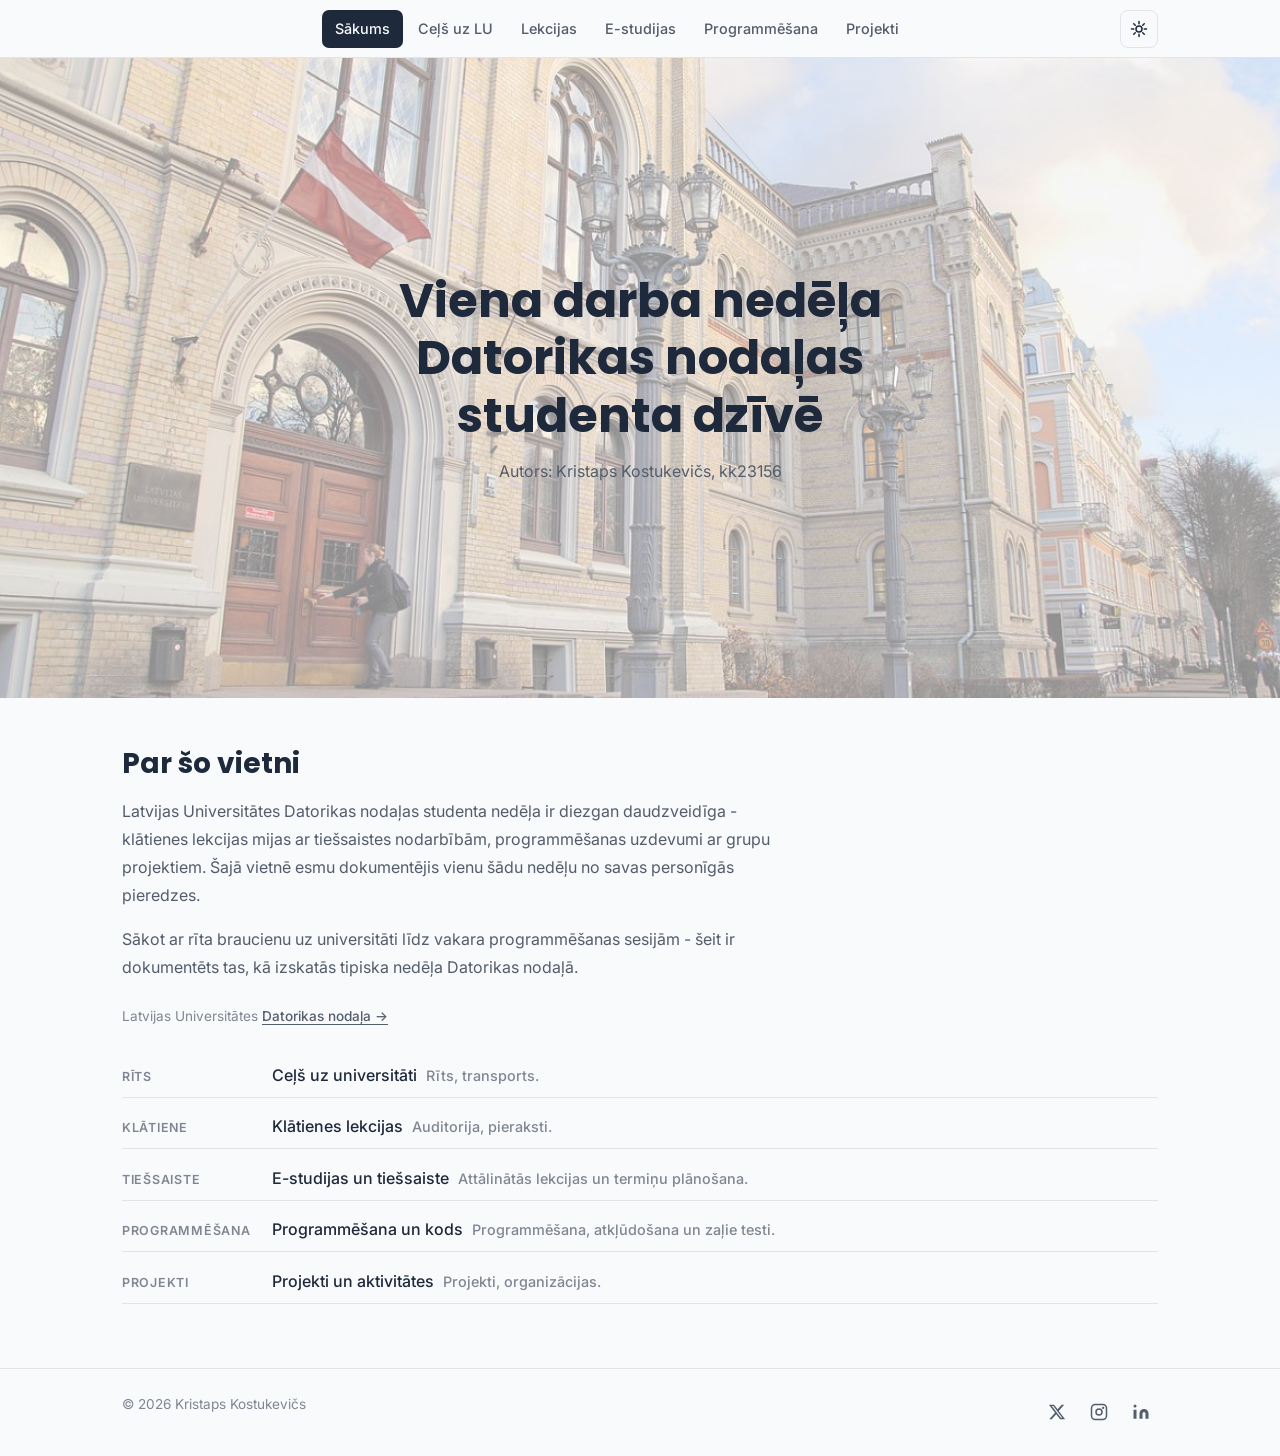
<file: index.html>
<!DOCTYPE html>
<html lang="lv" data-theme="light">
<head>
  <meta charset="UTF-8">
  <meta name="viewport" content="width=device-width, initial-scale=1.0">
  <title>Viena darba nedēļa Datorikas nodaļas studenta dzīvē</title>
  <meta name="description" content="Kristapa Kostukeviča patstāvīgais darbs par vienu darba nedēļu Datorikas nodaļas studenta dzīvē.">
  <meta name="author" content="Kristaps Kostukevičs">
  <link rel="icon" type="image/svg+xml" href="assets/favicon.svg">
  <link rel="stylesheet" href="css/style.css">
  <script src="js/main.js"></script>
</head>
<body>
  <a class="skip-link" href="#main">Pāriet uz galveno saturu</a>

  <header class="site-header">
    <nav class="nav" aria-label="Galvenā navigācija">
      <button class="nav-toggle" aria-label="Atvērt izvēlni" aria-expanded="false" aria-controls="primary-nav">
        <svg viewBox="0 0 24 24" fill="none" stroke="currentColor" stroke-width="2" stroke-linecap="round"><path d="M4 6h16M4 12h16M4 18h16"/></svg>
      </button>
      <ul class="nav-links" id="primary-nav">
        <li><a href="index.html" aria-current="page">Sākums</a></li>
        <li><a href="cels.html">Ceļš uz LU</a></li>
        <li><a href="lekcijas.html">Lekcijas</a></li>
        <li><a href="estudijas.html">E-studijas</a></li>
        <li><a href="programmesana.html">Programmēšana</a></li>
        <li><a href="projekti.html">Projekti</a></li>
      </ul>
      <button class="theme-toggle" aria-label="Ieslēgt tumšo režīmu" aria-pressed="false">
        <svg class="icon-sun" viewBox="0 0 24 24" fill="none" stroke="currentColor" stroke-width="2" stroke-linecap="round" aria-hidden="true">
          <circle cx="12" cy="12" r="4"/><path d="M12 2v3M12 19v3M2 12h3M19 12h3M5 5l2 2M17 17l2 2M19 5l-2 2M7 17l-2 2"/>
        </svg>
        <svg class="icon-moon" viewBox="0 0 24 24" fill="currentColor" aria-hidden="true">
          <path d="M21 12.8A9 9 0 1 1 11.2 3a7 7 0 0 0 9.8 9.8z"/>
        </svg>
      </button>
    </nav>
  </header>

  <main id="main">

    <section class="hero" aria-label="Ievads">
      <figure class="img-slot" aria-label="Noskaņas attēls">
        <img src="assets/sakums-1.jpg" alt="Latvijas Universitātes galvenā ēka Raiņa bulvārī ar Latvijas karogu">
      </figure>
      <div class="hero-overlay">
        <h1>Viena darba nedēļa Datorikas nodaļas studenta dzīvē</h1>
        <p>Autors: Kristaps Kostukevičs, kk23156</p>
      </div>
    </section>

    <section class="page-section">
      <div class="container">
        <div class="section-title">
          <h2>Par šo vietni</h2>
        </div>
        <div class="section-body">
          <p>Latvijas Universitātes Datorikas nodaļas studenta nedēļa ir diezgan daudzveidīga - klātienes lekcijas mijas ar tiešsaistes nodarbībām, programmēšanas uzdevumi ar grupu projektiem. Šajā vietnē esmu dokumentējis vienu šādu nedēļu no savas personīgās pieredzes.</p>
          <p>Sākot ar rīta braucienu uz universitāti līdz vakara programmēšanas sesijām - šeit ir dokumentēts tas, kā izskatās tipiska nedēļa Datorikas nodaļā.</p>
        </div>

        <p class="dept-link">Latvijas Universitātes <a href="https://datoriki.lv" target="_blank" rel="noopener">Datorikas nodaļa →</a></p>

        <ul class="day-list" aria-label="Nedēļas dienas">
          <li>
            <a href="cels.html">
              <span class="day-num">Rīts</span>
              <span class="day-name">Ceļš uz universitāti</span>
              <span class="day-desc">Rīts, transports.</span>
            </a>
          </li>
          <li>
            <a href="lekcijas.html">
              <span class="day-num">Klātiene</span>
              <span class="day-name">Klātienes lekcijas</span>
              <span class="day-desc">Auditorija, pieraksti.</span>
            </a>
          </li>
          <li>
            <a href="estudijas.html">
              <span class="day-num">Tiešsaiste</span>
              <span class="day-name">E-studijas un tiešsaiste</span>
              <span class="day-desc">Attālinātās lekcijas un termiņu plānošana.</span>
            </a>
          </li>
          <li>
            <a href="programmesana.html">
              <span class="day-num">Programmēšana</span>
              <span class="day-name">Programmēšana un kods</span>
              <span class="day-desc">Programmēšana, atkļūdošana un zaļie testi.</span>
            </a>
          </li>
          <li>
            <a href="projekti.html">
              <span class="day-num">Projekti</span>
              <span class="day-name">Projekti un aktivitātes</span>
              <span class="day-desc">Projekti, organizācijas.</span>
            </a>
          </li>
        </ul>
      </div>
    </section>

  </main>

  <footer class="site-footer">
    <div class="container footer-inner">
      <p class="footer-copy">© 2026 Kristaps Kostukevičs</p>
      <nav class="social-icons" aria-label="Sociālie tīkli">
        <a href="https://x.com/kristapinoooooo" target="_blank" rel="noopener" aria-label="X (Twitter)">
          <svg viewBox="0 0 24 24" fill="currentColor" aria-hidden="true"><path d="M18.244 2.25h3.308l-7.227 8.26 8.502 11.24H16.17l-5.214-6.817L4.99 21.75H1.68l7.73-8.835L1.254 2.25H8.08l4.713 6.231zm-1.161 17.52h1.833L7.084 4.126H5.117z"/></svg>
        </a>
        <a href="https://www.instagram.com/kristapinooo" target="_blank" rel="noopener" aria-label="Instagram">
          <svg viewBox="0 0 24 24" fill="none" stroke="currentColor" stroke-width="2" stroke-linecap="round" stroke-linejoin="round" aria-hidden="true"><rect x="2" y="2" width="20" height="20" rx="5"/><circle cx="12" cy="12" r="4"/><circle cx="17.5" cy="6.5" r="1.5" fill="currentColor" stroke="none"/></svg>
        </a>
        <a href="https://www.linkedin.com/in/kristaps-kostukevi%C4%8Ds-b44981300?trk=blended-typeahead" target="_blank" rel="noopener" aria-label="LinkedIn">
          <svg viewBox="0 0 24 24" fill="currentColor" aria-hidden="true"><path d="M16 8a6 6 0 0 1 6 6v7h-4v-7a2 2 0 0 0-4 0v7h-4v-7a6 6 0 0 1 6-6z"/><rect x="2" y="9" width="4" height="12"/><circle cx="4" cy="4" r="2"/></svg>
        </a>
      </nav>
    </div>
  </footer>
</body>
</html>
</file>
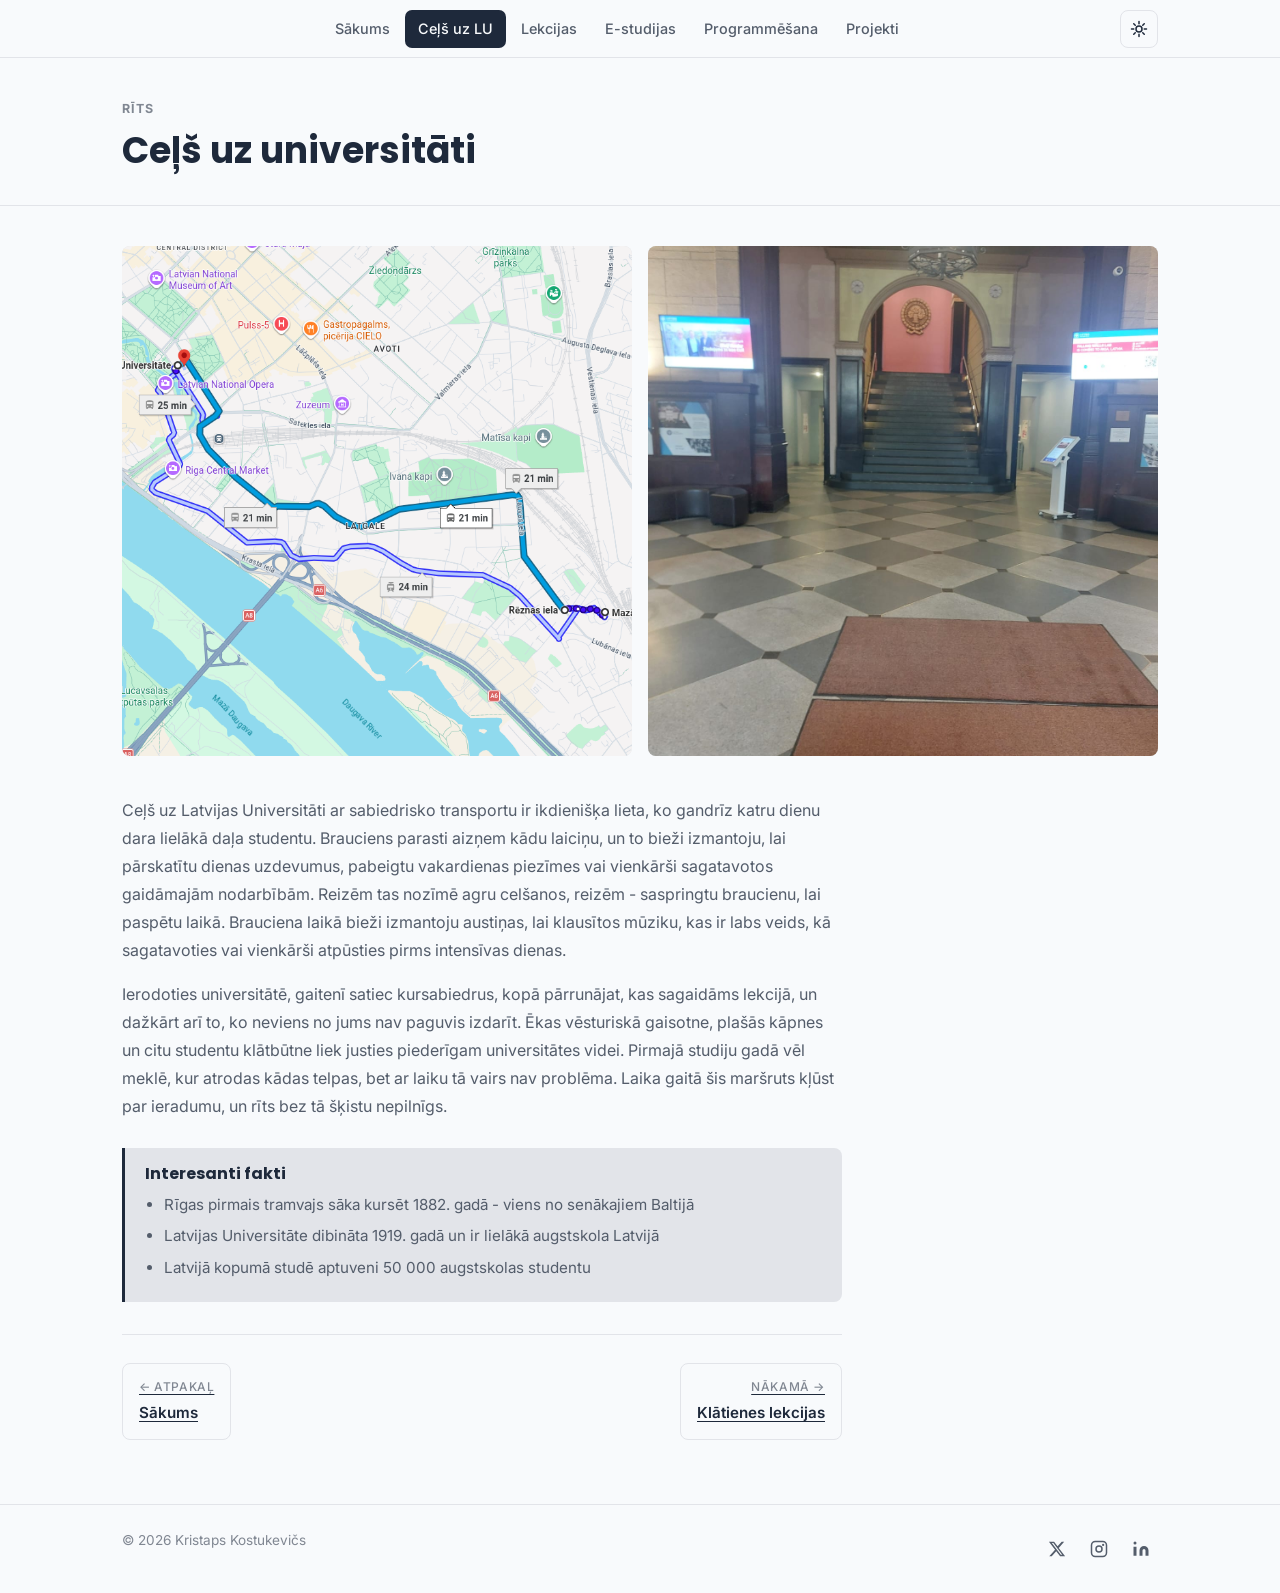
<file: cels.html>
<!DOCTYPE html>
<html lang="lv" data-theme="light">
<head>
  <meta charset="UTF-8">
  <meta name="viewport" content="width=device-width, initial-scale=1.0">
  <title>Ceļš uz universitāti</title>
  <meta name="description" content="Ceļš uz universitāti: rīta celšanās, sabiedriskais transports un pirmā kafija pirms lekcijām.">
  <meta name="author" content="Kristaps Kostukevičs">
  <link rel="icon" type="image/svg+xml" href="assets/favicon.svg">
  <link rel="stylesheet" href="css/style.css">
  <script src="js/main.js"></script>
</head>
<body>
  <a class="skip-link" href="#main">Pāriet uz galveno saturu</a>

  <header class="site-header">
    <nav class="nav" aria-label="Galvenā navigācija">
      <button class="nav-toggle" aria-label="Atvērt izvēlni" aria-expanded="false" aria-controls="primary-nav">
        <svg viewBox="0 0 24 24" fill="none" stroke="currentColor" stroke-width="2" stroke-linecap="round"><path d="M4 6h16M4 12h16M4 18h16"/></svg>
      </button>
      <ul class="nav-links" id="primary-nav">
        <li><a href="index.html">Sākums</a></li>
        <li><a href="cels.html" aria-current="page">Ceļš uz LU</a></li>
        <li><a href="lekcijas.html">Lekcijas</a></li>
        <li><a href="estudijas.html">E-studijas</a></li>
        <li><a href="programmesana.html">Programmēšana</a></li>
        <li><a href="projekti.html">Projekti</a></li>
      </ul>
      <button class="theme-toggle" aria-label="Ieslēgt tumšo režīmu" aria-pressed="false">
        <svg class="icon-sun" viewBox="0 0 24 24" fill="none" stroke="currentColor" stroke-width="2" stroke-linecap="round" aria-hidden="true"><circle cx="12" cy="12" r="4"/><path d="M12 2v3M12 19v3M2 12h3M19 12h3M5 5l2 2M17 17l2 2M19 5l-2 2M7 17l-2 2"/></svg>
        <svg class="icon-moon" viewBox="0 0 24 24" fill="currentColor" aria-hidden="true"><path d="M21 12.8A9 9 0 1 1 11.2 3a7 7 0 0 0 9.8 9.8z"/></svg>
      </button>
    </nav>
  </header>

  <main id="main">
    <div class="page-header">
      <div class="container">
        <span class="page-label">Rīts</span>
        <h1>Ceļš uz universitāti</h1>
      </div>
    </div>

    <div class="page-body">
      <div class="container">

        <div class="images-row">
          <figure class="img-slot" aria-label="Google Maps maršruts no dienesta viesnīcas uz Latvijas Universitāti">
            <img src="assets/cels-1.png" alt="Google Maps maršruts no LU dienesta viesnīcas Mazās Lubānas ielā 11 uz Latvijas Universitāti - redzamas sabiedriskā transporta opcijas ar brauciena laiku">
          </figure>
          <figure class="img-slot" aria-label="LU galvenās ēkas vestibils ar kāpnēm">
            <img src="assets/cels-2.jpeg" alt="Latvijas Universitātes galvenās ēkas vestibils ar vēsturiskajām kāpnēm un informatīvajiem ekrāniem">
          </figure>
        </div>

        <article class="article-text">
          <p>Ceļš uz Latvijas Universitāti ar sabiedrisko transportu ir ikdienišķa lieta, ko gandrīz katru dienu dara lielākā daļa studentu. Brauciens parasti aizņem kādu laiciņu, un to bieži izmantoju, lai pārskatītu dienas uzdevumus, pabeigtu vakardienas piezīmes vai vienkārši sagatavotos gaidāmajām nodarbībām. Reizēm tas nozīmē agru celšanos, reizēm - saspringtu braucienu, lai paspētu laikā. Brauciena laikā bieži izmantoju austiņas, lai klausītos mūziku, kas ir labs veids, kā sagatavoties vai vienkārši atpūsties pirms intensīvas dienas.</p>

          <p>Ierodoties universitātē, gaitenī satiec kursabiedrus, kopā pārrunājat, kas sagaidāms lekcijā, un dažkārt arī to, ko neviens no jums nav paguvis izdarīt. Ēkas vēsturiskā gaisotne, plašās kāpnes un citu studentu klātbūtne liek justies piederīgam universitātes videi. Pirmajā studiju gadā vēl meklē, kur atrodas kādas telpas, bet ar laiku tā vairs nav problēma. Laika gaitā šis maršruts kļūst par ieradumu, un rīts bez tā šķistu nepilnīgs.</p>

          <div class="fact-box">
            <h3>Interesanti fakti</h3>
            <ul>
              <li>Rīgas pirmais tramvajs sāka kursēt 1882. gadā - viens no senākajiem Baltijā</li>
              <li>Latvijas Universitāte dibināta 1919. gadā un ir lielākā augstskola Latvijā</li>
              <li>Latvijā kopumā studē aptuveni 50 000 augstskolas studentu</li>
            </ul>
          </div>

          <nav class="pager" aria-label="Pārvietošanās starp sadaļām">
            <a class="pager-link prev" href="index.html">
              <span class="pager-label">← Atpakaļ</span>
              <span class="pager-title">Sākums</span>
            </a>
            <a class="pager-link next" href="lekcijas.html">
              <span class="pager-label">Nākamā →</span>
              <span class="pager-title">Klātienes lekcijas</span>
            </a>
          </nav>
        </article>

      </div>
    </div>
  </main>

  <footer class="site-footer">
    <div class="container footer-inner">
      <p class="footer-copy">© 2026 Kristaps Kostukevičs</p>
      <nav class="social-icons" aria-label="Sociālie tīkli">
        <a href="https://x.com/kristapinoooooo" target="_blank" rel="noopener" aria-label="X (Twitter)">
          <svg viewBox="0 0 24 24" fill="currentColor" aria-hidden="true"><path d="M18.244 2.25h3.308l-7.227 8.26 8.502 11.24H16.17l-5.214-6.817L4.99 21.75H1.68l7.73-8.835L1.254 2.25H8.08l4.713 6.231zm-1.161 17.52h1.833L7.084 4.126H5.117z"/></svg>
        </a>
        <a href="https://www.instagram.com/kristapinooo" target="_blank" rel="noopener" aria-label="Instagram">
          <svg viewBox="0 0 24 24" fill="none" stroke="currentColor" stroke-width="2" stroke-linecap="round" stroke-linejoin="round" aria-hidden="true"><rect x="2" y="2" width="20" height="20" rx="5"/><circle cx="12" cy="12" r="4"/><circle cx="17.5" cy="6.5" r="1.5" fill="currentColor" stroke="none"/></svg>
        </a>
        <a href="https://www.linkedin.com/in/kristaps-kostukevi%C4%8Ds-b44981300?trk=blended-typeahead" target="_blank" rel="noopener" aria-label="LinkedIn">
          <svg viewBox="0 0 24 24" fill="currentColor" aria-hidden="true"><path d="M16 8a6 6 0 0 1 6 6v7h-4v-7a2 2 0 0 0-4 0v7h-4v-7a6 6 0 0 1 6-6z"/><rect x="2" y="9" width="4" height="12"/><circle cx="4" cy="4" r="2"/></svg>
        </a>
      </nav>
    </div>
  </footer>
</body>
</html>
</file>
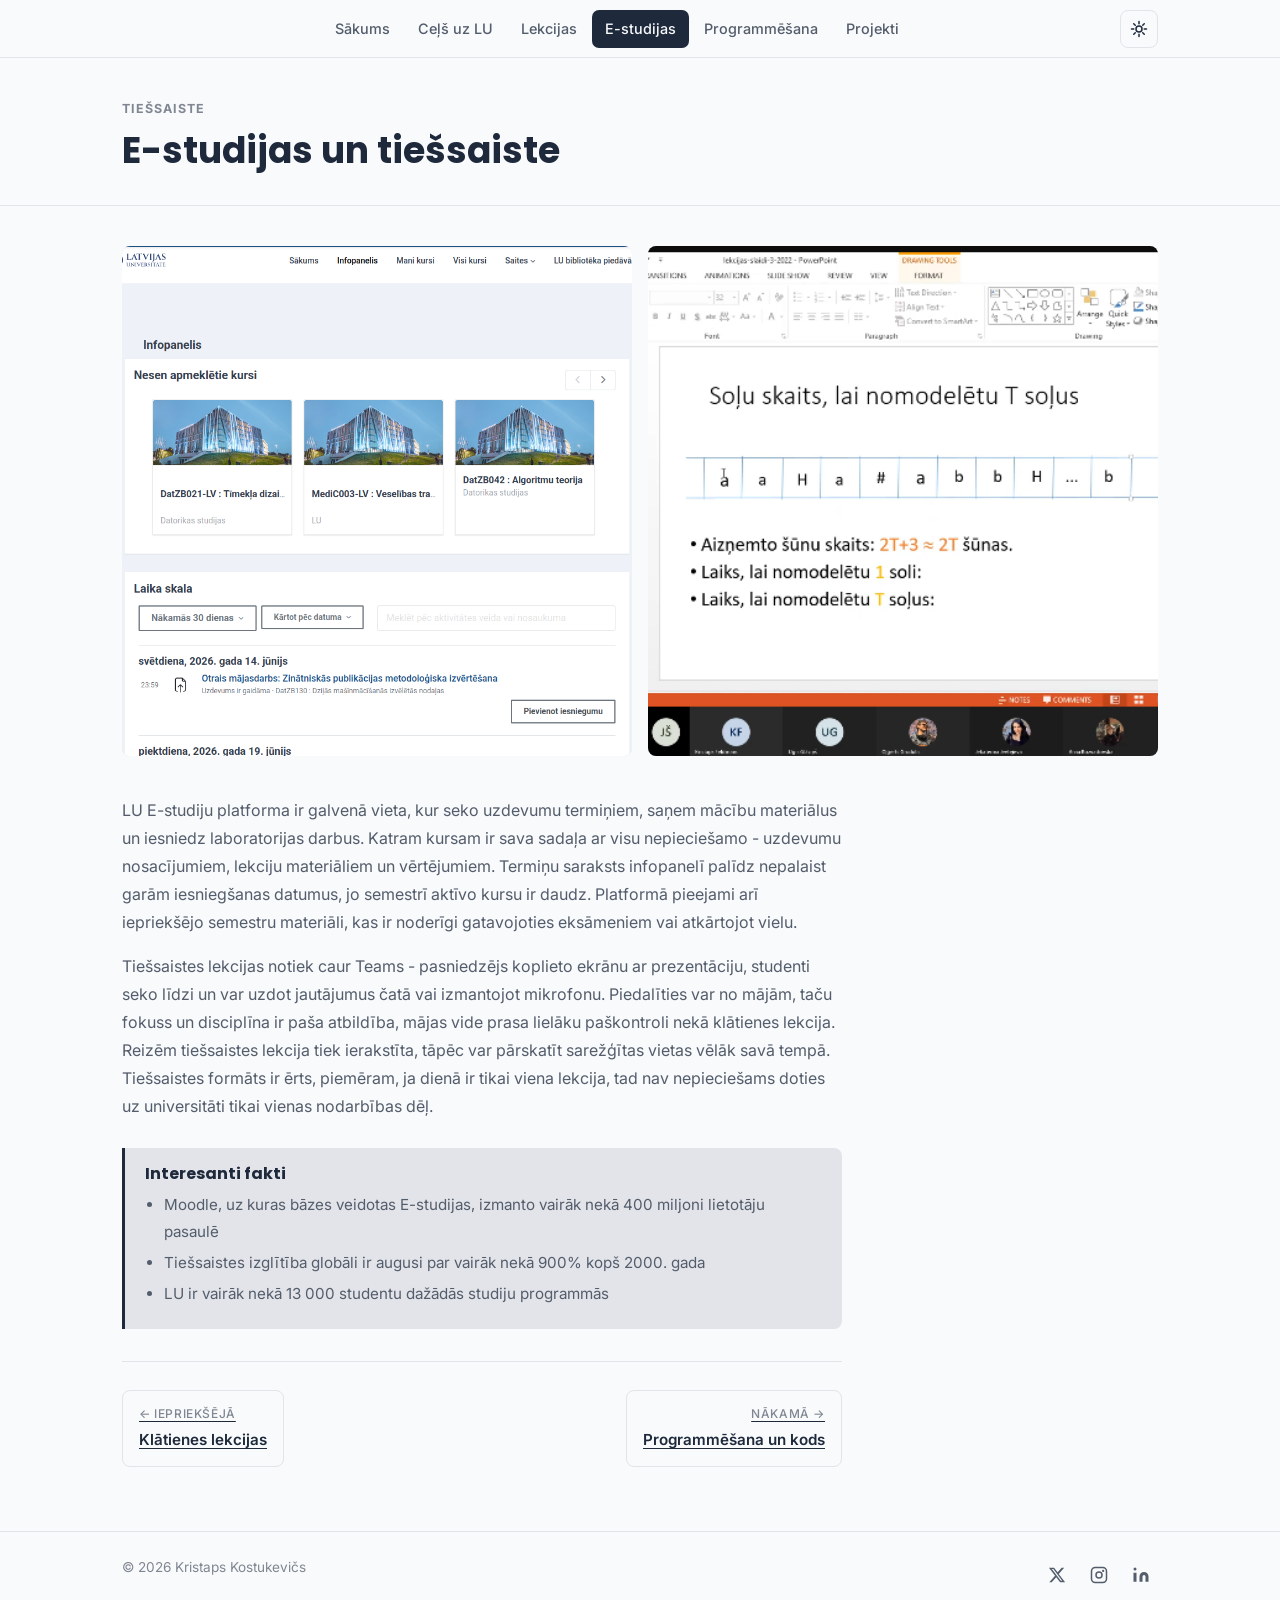
<file: estudijas.html>
<!DOCTYPE html>
<html lang="lv" data-theme="light">
<head>
  <meta charset="UTF-8">
  <meta name="viewport" content="width=device-width, initial-scale=1.0">
  <title>E-studijas un tiešsaiste</title>
  <meta name="description" content="Trešdiena Datorikas nodaļas studenta nedēļā: tiešsaistes lekcijas, e-studiju vide, uzdevumu termiņi.">
  <meta name="author" content="Kristaps Kostukevičs">
  <link rel="icon" type="image/svg+xml" href="assets/favicon.svg">
  <link rel="stylesheet" href="css/style.css">
  <script src="js/main.js"></script>
</head>
<body>
  <a class="skip-link" href="#main">Pāriet uz galveno saturu</a>

  <header class="site-header">
    <nav class="nav" aria-label="Galvenā navigācija">
      <button class="nav-toggle" aria-label="Atvērt izvēlni" aria-expanded="false" aria-controls="primary-nav">
        <svg viewBox="0 0 24 24" fill="none" stroke="currentColor" stroke-width="2" stroke-linecap="round"><path d="M4 6h16M4 12h16M4 18h16"/></svg>
      </button>
      <ul class="nav-links" id="primary-nav">
        <li><a href="index.html">Sākums</a></li>
        <li><a href="cels.html">Ceļš uz LU</a></li>
        <li><a href="lekcijas.html">Lekcijas</a></li>
        <li><a href="estudijas.html" aria-current="page">E-studijas</a></li>
        <li><a href="programmesana.html">Programmēšana</a></li>
        <li><a href="projekti.html">Projekti</a></li>
      </ul>
      <button class="theme-toggle" aria-label="Ieslēgt tumšo režīmu" aria-pressed="false">
        <svg class="icon-sun" viewBox="0 0 24 24" fill="none" stroke="currentColor" stroke-width="2" stroke-linecap="round" aria-hidden="true"><circle cx="12" cy="12" r="4"/><path d="M12 2v3M12 19v3M2 12h3M19 12h3M5 5l2 2M17 17l2 2M19 5l-2 2M7 17l-2 2"/></svg>
        <svg class="icon-moon" viewBox="0 0 24 24" fill="currentColor" aria-hidden="true"><path d="M21 12.8A9 9 0 1 1 11.2 3a7 7 0 0 0 9.8 9.8z"/></svg>
      </button>
    </nav>
  </header>

  <main id="main">
    <div class="page-header">
      <div class="container">
        <span class="page-label">Tiešsaiste</span>
        <h1>E-studijas un tiešsaiste</h1>
      </div>
    </div>

    <div class="page-body">
      <div class="container">

        <div class="images-row">
          <figure class="img-slot" aria-label="LU E-studiju platformas infopanelis ar kursiem un termiņiem">
            <img src="assets/estudijas-1.png" alt="LU E-studiju platformas infopanelis ar kursiem un tuvākajiem uzdevumu termiņiem">
          </figure>
          <figure class="img-slot" aria-label="Tiešsaistes lekcija par Tjūringa mašīnas soļiem">
            <img src="assets/estudijas-2.png" alt="Tiešsaistes lekcija ar prezentāciju par Tjūringa mašīnas soļiem un dalībnieku ikonām">
          </figure>
        </div>

        <article class="article-text">
          <p>LU E-studiju platforma ir galvenā vieta, kur seko uzdevumu termiņiem, saņem mācību materiālus un iesniedz laboratorijas darbus. Katram kursam ir sava sadaļa ar visu nepieciešamo - uzdevumu nosacījumiem, lekciju materiāliem un vērtējumiem. Termiņu saraksts infopanelī palīdz nepalaist garām iesniegšanas datumus, jo semestrī aktīvo kursu ir daudz. Platformā pieejami arī iepriekšējo semestru materiāli, kas ir noderīgi gatavojoties eksāmeniem vai atkārtojot vielu.</p>

          <p>Tiešsaistes lekcijas notiek caur Teams - pasniedzējs koplieto ekrānu ar prezentāciju, studenti seko līdzi un var uzdot jautājumus čatā vai izmantojot mikrofonu. Piedalīties var no mājām, taču fokuss un disciplīna ir paša atbildība, mājas vide prasa lielāku paškontroli nekā klātienes lekcija. Reizēm tiešsaistes lekcija tiek ierakstīta, tāpēc var pārskatīt sarežģītas vietas vēlāk savā tempā. Tiešsaistes formāts ir ērts, piemēram, ja dienā ir tikai viena lekcija, tad nav nepieciešams doties uz universitāti tikai vienas nodarbības dēļ.</p>

          <div class="fact-box">
            <h3>Interesanti fakti</h3>
            <ul>
              <li>Moodle, uz kuras bāzes veidotas E-studijas, izmanto vairāk nekā 400 miljoni lietotāju pasaulē</li>
              <li>Tiešsaistes izglītība globāli ir augusi par vairāk nekā 900% kopš 2000. gada</li>
              <li>LU ir vairāk nekā 13 000 studentu dažādās studiju programmās</li>
            </ul>
          </div>

          <nav class="pager" aria-label="Pārvietošanās starp sadaļām">
            <a class="pager-link prev" href="lekcijas.html">
              <span class="pager-label">← Iepriekšējā</span>
              <span class="pager-title">Klātienes lekcijas</span>
            </a>
            <a class="pager-link next" href="programmesana.html">
              <span class="pager-label">Nākamā →</span>
              <span class="pager-title">Programmēšana un kods</span>
            </a>
          </nav>
        </article>

      </div>
    </div>
  </main>

  <footer class="site-footer">
    <div class="container footer-inner">
      <p class="footer-copy">© 2026 Kristaps Kostukevičs</p>
      <nav class="social-icons" aria-label="Sociālie tīkli">
        <a href="https://x.com/kristapinoooooo" target="_blank" rel="noopener" aria-label="X (Twitter)">
          <svg viewBox="0 0 24 24" fill="currentColor" aria-hidden="true"><path d="M18.244 2.25h3.308l-7.227 8.26 8.502 11.24H16.17l-5.214-6.817L4.99 21.75H1.68l7.73-8.835L1.254 2.25H8.08l4.713 6.231zm-1.161 17.52h1.833L7.084 4.126H5.117z"/></svg>
        </a>
        <a href="https://www.instagram.com/kristapinooo" target="_blank" rel="noopener" aria-label="Instagram">
          <svg viewBox="0 0 24 24" fill="none" stroke="currentColor" stroke-width="2" stroke-linecap="round" stroke-linejoin="round" aria-hidden="true"><rect x="2" y="2" width="20" height="20" rx="5"/><circle cx="12" cy="12" r="4"/><circle cx="17.5" cy="6.5" r="1.5" fill="currentColor" stroke="none"/></svg>
        </a>
        <a href="https://www.linkedin.com/in/kristaps-kostukevi%C4%8Ds-b44981300?trk=blended-typeahead" target="_blank" rel="noopener" aria-label="LinkedIn">
          <svg viewBox="0 0 24 24" fill="currentColor" aria-hidden="true"><path d="M16 8a6 6 0 0 1 6 6v7h-4v-7a2 2 0 0 0-4 0v7h-4v-7a6 6 0 0 1 6-6z"/><rect x="2" y="9" width="4" height="12"/><circle cx="4" cy="4" r="2"/></svg>
        </a>
      </nav>
    </div>
  </footer>
</body>
</html>
</file>
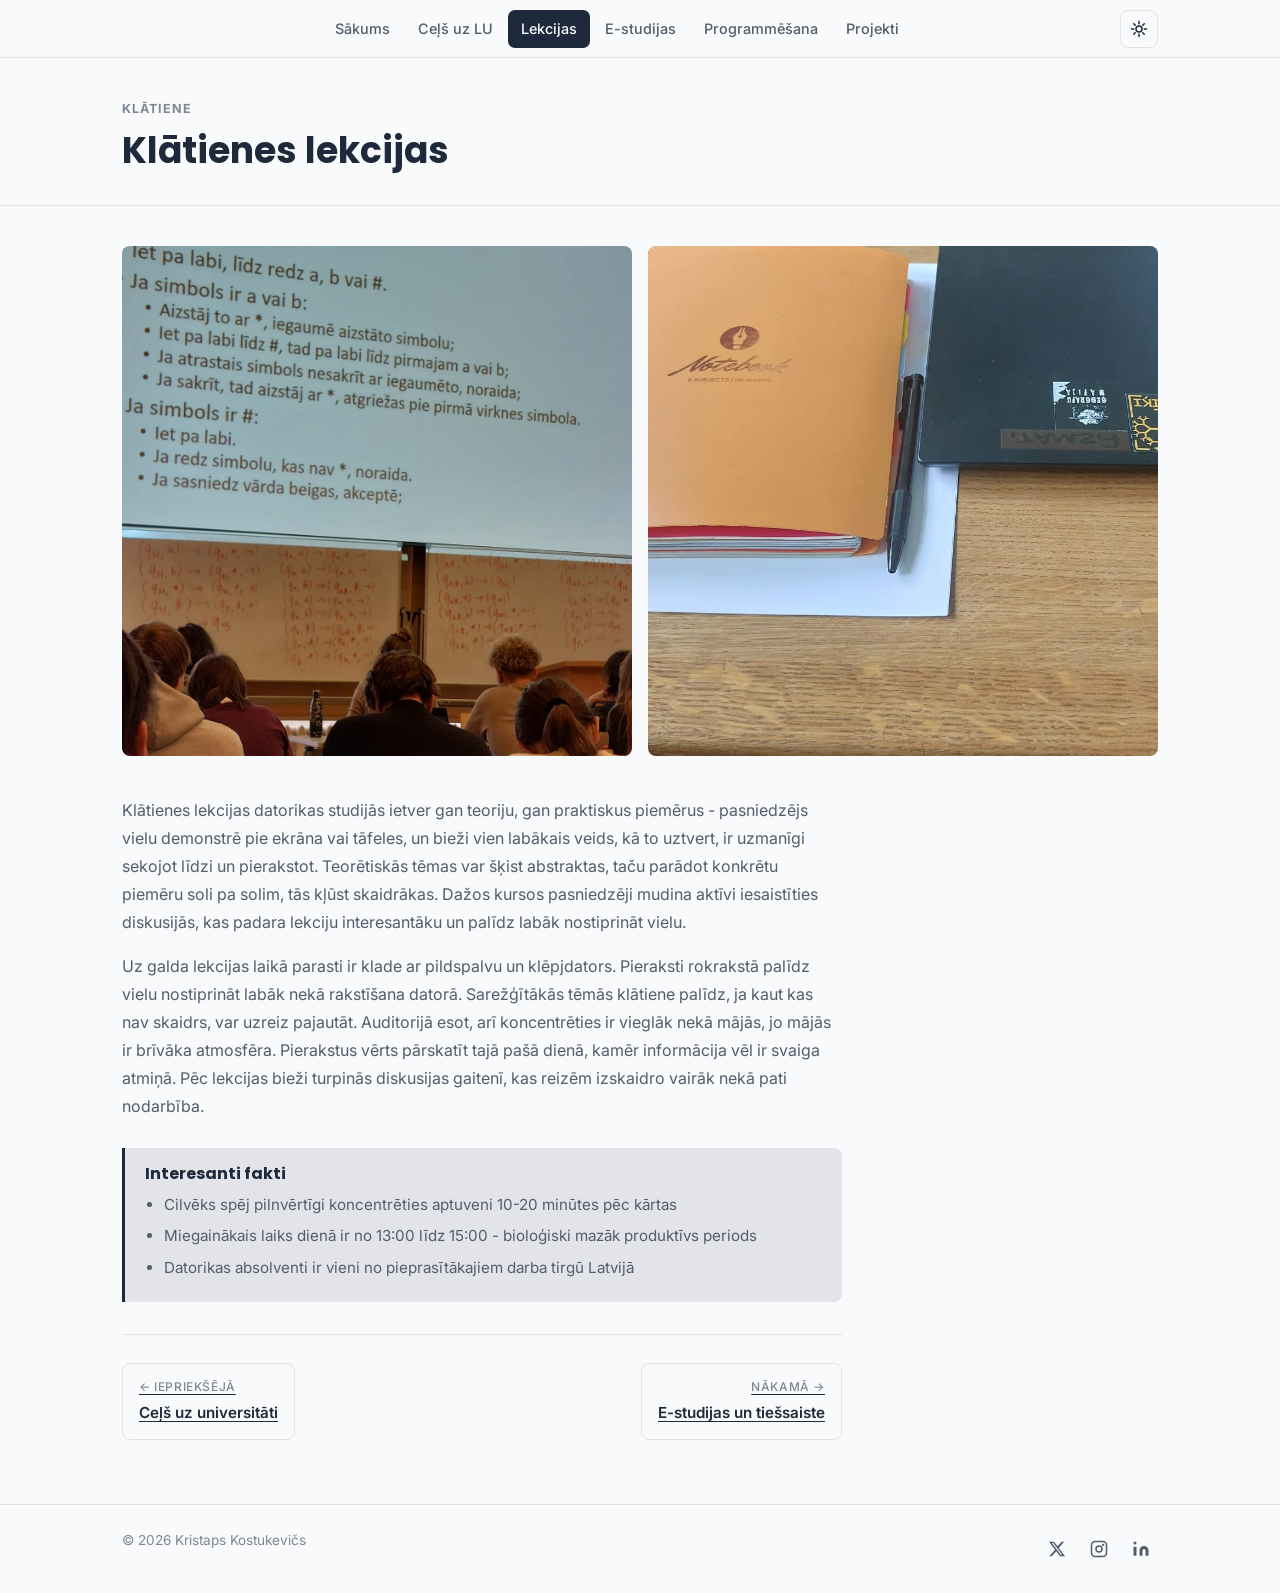
<file: lekcijas.html>
<!DOCTYPE html>
<html lang="lv" data-theme="light">
<head>
  <meta charset="UTF-8">
  <meta name="viewport" content="width=device-width, initial-scale=1.0">
  <title>Klātienes lekcijas</title>
  <meta name="description" content="Otrdiena Datorikas nodaļas studenta nedēļā: klātienes lekcijas, pieraksti, sarunas ar pasniedzēju.">
  <meta name="author" content="Kristaps Kostukevičs">
  <link rel="icon" type="image/svg+xml" href="assets/favicon.svg">
  <link rel="stylesheet" href="css/style.css">
  <script src="js/main.js"></script>
</head>
<body>
  <a class="skip-link" href="#main">Pāriet uz galveno saturu</a>

  <header class="site-header">
    <nav class="nav" aria-label="Galvenā navigācija">
      <button class="nav-toggle" aria-label="Atvērt izvēlni" aria-expanded="false" aria-controls="primary-nav">
        <svg viewBox="0 0 24 24" fill="none" stroke="currentColor" stroke-width="2" stroke-linecap="round"><path d="M4 6h16M4 12h16M4 18h16"/></svg>
      </button>
      <ul class="nav-links" id="primary-nav">
        <li><a href="index.html">Sākums</a></li>
        <li><a href="cels.html">Ceļš uz LU</a></li>
        <li><a href="lekcijas.html" aria-current="page">Lekcijas</a></li>
        <li><a href="estudijas.html">E-studijas</a></li>
        <li><a href="programmesana.html">Programmēšana</a></li>
        <li><a href="projekti.html">Projekti</a></li>
      </ul>
      <button class="theme-toggle" aria-label="Ieslēgt tumšo režīmu" aria-pressed="false">
        <svg class="icon-sun" viewBox="0 0 24 24" fill="none" stroke="currentColor" stroke-width="2" stroke-linecap="round" aria-hidden="true"><circle cx="12" cy="12" r="4"/><path d="M12 2v3M12 19v3M2 12h3M19 12h3M5 5l2 2M17 17l2 2M19 5l-2 2M7 17l-2 2"/></svg>
        <svg class="icon-moon" viewBox="0 0 24 24" fill="currentColor" aria-hidden="true"><path d="M21 12.8A9 9 0 1 1 11.2 3a7 7 0 0 0 9.8 9.8z"/></svg>
      </button>
    </nav>
  </header>

  <main id="main">
    <div class="page-header">
      <div class="container">
        <span class="page-label">Klātiene</span>
        <h1>Klātienes lekcijas</h1>
      </div>
    </div>

    <div class="page-body">
      <div class="container">

        <div class="images-row">
          <figure class="img-slot" aria-label="Auditorija ar lekciju par Tjūringa mašīnu">
            <img src="assets/lekcijas-1.jpeg" alt="Auditorija ar studentiem, uz ekrāna redzama lekcija par virkņu atpazīšanu un Tjūringa mašīnu">
          </figure>
          <figure class="img-slot" aria-label="Oranžs piezīmju blociņš un pildspalva blakus klēpjdatoram">
            <img src="assets/lekcijas-2.jpeg" alt="Oranžs piezīmju blociņš un pildspalva uz galda blakus klēpjdatoram ar Datorikas uzlīmi">
          </figure>
        </div>

        <article class="article-text">
          <p>Klātienes lekcijas datorikas studijās ietver gan teoriju, gan praktiskus piemērus - pasniedzējs vielu demonstrē pie ekrāna vai tāfeles, un bieži vien labākais veids, kā to uztvert, ir uzmanīgi sekojot līdzi un pierakstot. Teorētiskās tēmas var šķist abstraktas, taču parādot konkrētu piemēru soli pa solim, tās kļūst skaidrākas. Dažos kursos pasniedzēji mudina aktīvi iesaistīties diskusijās, kas padara lekciju interesantāku un palīdz labāk nostiprināt vielu.</p>

          <p>Uz galda lekcijas laikā parasti ir klade ar pildspalvu un klēpjdators. Pieraksti rokrakstā palīdz vielu nostiprināt labāk nekā rakstīšana datorā. Sarežģītākās tēmās klātiene palīdz, ja kaut kas nav skaidrs, var uzreiz pajautāt. Auditorijā esot, arī koncentrēties ir vieglāk nekā mājās, jo mājās ir brīvāka atmosfēra. Pierakstus vērts pārskatīt tajā pašā dienā, kamēr informācija vēl ir svaiga atmiņā. Pēc lekcijas bieži turpinās diskusijas gaitenī, kas reizēm izskaidro vairāk nekā pati nodarbība.</p>

          <div class="fact-box">
            <h3>Interesanti fakti</h3>
            <ul>
              <li>Cilvēks spēj pilnvērtīgi koncentrēties aptuveni 10-20 minūtes pēc kārtas</li>
              <li>Miegainākais laiks dienā ir no 13:00 līdz 15:00 - bioloģiski mazāk produktīvs periods</li>
              <li>Datorikas absolventi ir vieni no pieprasītākajiem darba tirgū Latvijā</li>
            </ul>
          </div>

          <nav class="pager" aria-label="Pārvietošanās starp sadaļām">
            <a class="pager-link prev" href="cels.html">
              <span class="pager-label">← Iepriekšējā</span>
              <span class="pager-title">Ceļš uz universitāti</span>
            </a>
            <a class="pager-link next" href="estudijas.html">
              <span class="pager-label">Nākamā →</span>
              <span class="pager-title">E-studijas un tiešsaiste</span>
            </a>
          </nav>
        </article>

      </div>
    </div>
  </main>

  <footer class="site-footer">
    <div class="container footer-inner">
      <p class="footer-copy">© 2026 Kristaps Kostukevičs</p>
      <nav class="social-icons" aria-label="Sociālie tīkli">
        <a href="https://x.com/kristapinoooooo" target="_blank" rel="noopener" aria-label="X (Twitter)">
          <svg viewBox="0 0 24 24" fill="currentColor" aria-hidden="true"><path d="M18.244 2.25h3.308l-7.227 8.26 8.502 11.24H16.17l-5.214-6.817L4.99 21.75H1.68l7.73-8.835L1.254 2.25H8.08l4.713 6.231zm-1.161 17.52h1.833L7.084 4.126H5.117z"/></svg>
        </a>
        <a href="https://www.instagram.com/kristapinooo" target="_blank" rel="noopener" aria-label="Instagram">
          <svg viewBox="0 0 24 24" fill="none" stroke="currentColor" stroke-width="2" stroke-linecap="round" stroke-linejoin="round" aria-hidden="true"><rect x="2" y="2" width="20" height="20" rx="5"/><circle cx="12" cy="12" r="4"/><circle cx="17.5" cy="6.5" r="1.5" fill="currentColor" stroke="none"/></svg>
        </a>
        <a href="https://www.linkedin.com/in/kristaps-kostukevi%C4%8Ds-b44981300?trk=blended-typeahead" target="_blank" rel="noopener" aria-label="LinkedIn">
          <svg viewBox="0 0 24 24" fill="currentColor" aria-hidden="true"><path d="M16 8a6 6 0 0 1 6 6v7h-4v-7a2 2 0 0 0-4 0v7h-4v-7a6 6 0 0 1 6-6z"/><rect x="2" y="9" width="4" height="12"/><circle cx="4" cy="4" r="2"/></svg>
        </a>
      </nav>
    </div>
  </footer>
</body>
</html>
</file>
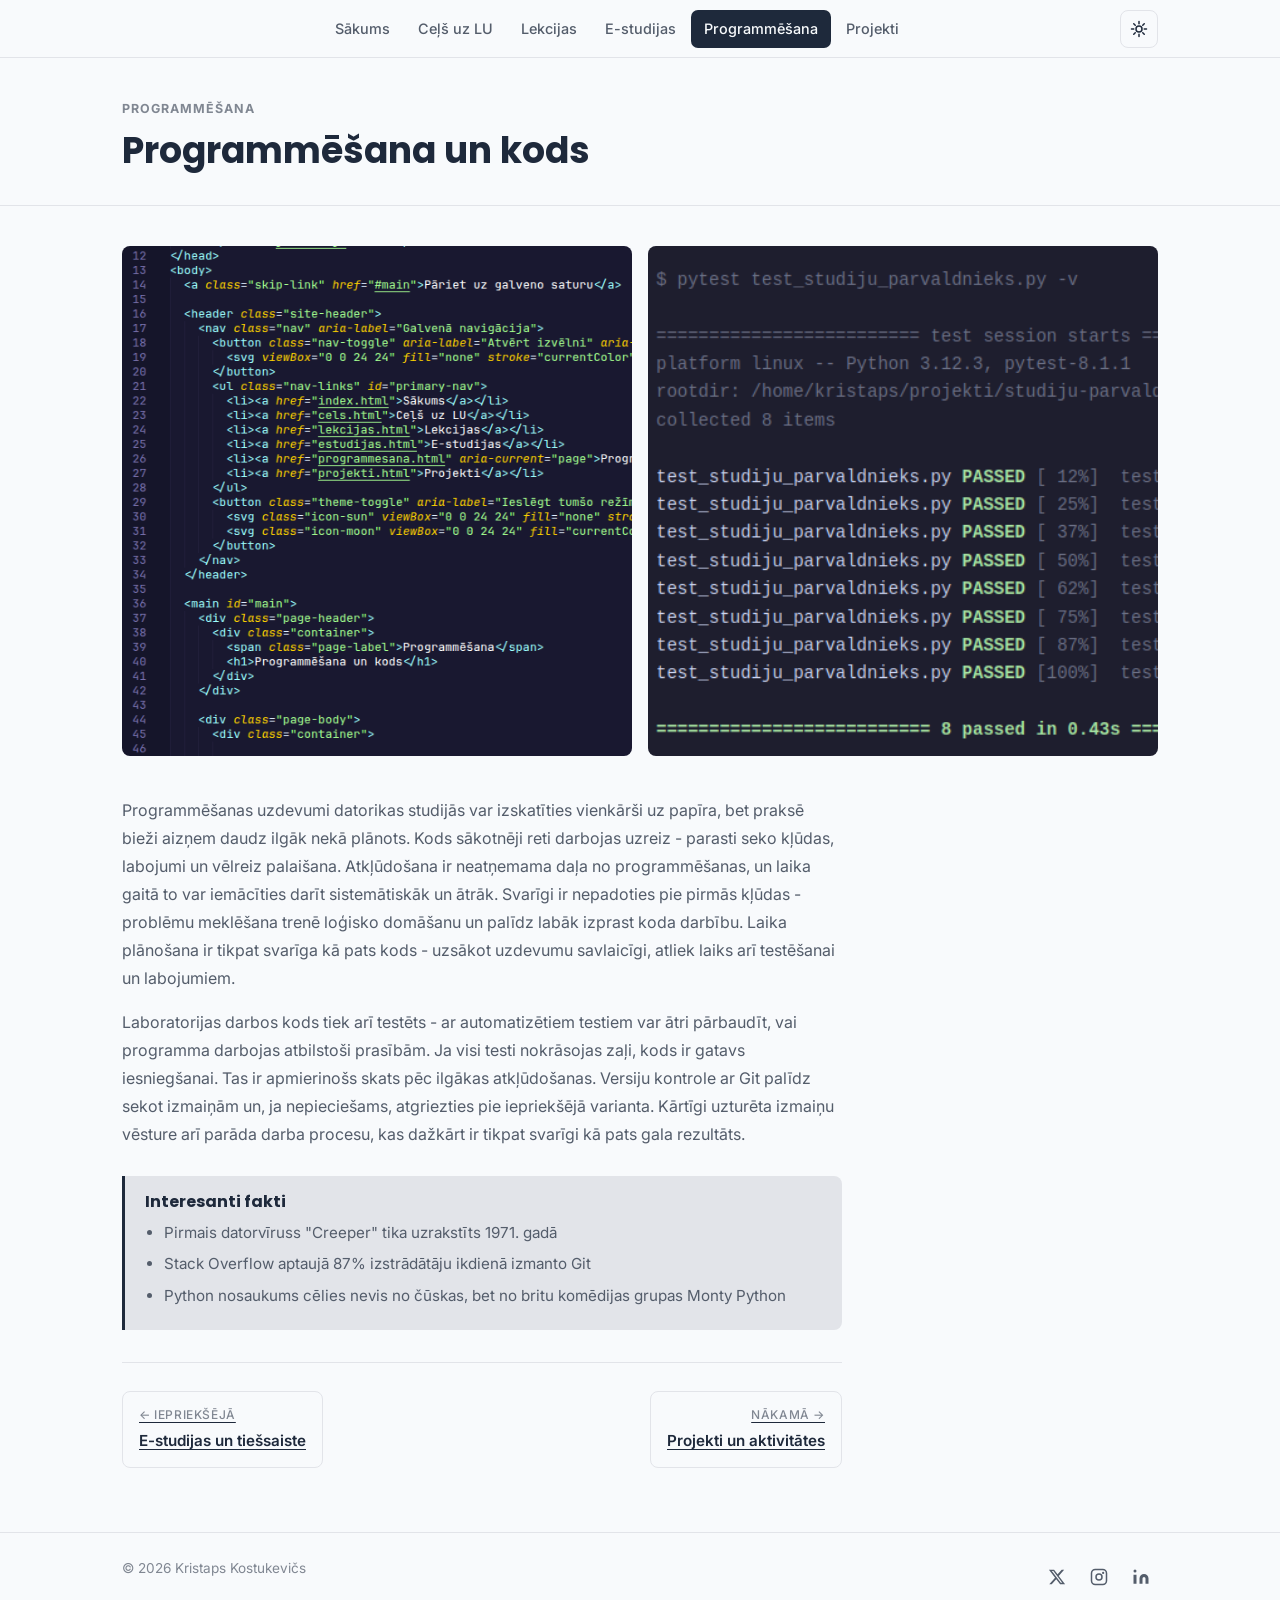
<file: programmesana.html>
<!DOCTYPE html>
<html lang="lv" data-theme="light">
<head>
  <meta charset="UTF-8">
  <meta name="viewport" content="width=device-width, initial-scale=1.0">
  <title>Programmēšana un kods</title>
  <meta name="description" content="Ceturtdiena Datorikas nodaļas studenta nedēļā: laboratorijas darbi, programmēšana, atkļūdošana.">
  <meta name="author" content="Kristaps Kostukevičs">
  <link rel="icon" type="image/svg+xml" href="assets/favicon.svg">
  <link rel="stylesheet" href="css/style.css">
  <script src="js/main.js"></script>
</head>
<body>
  <a class="skip-link" href="#main">Pāriet uz galveno saturu</a>

  <header class="site-header">
    <nav class="nav" aria-label="Galvenā navigācija">
      <button class="nav-toggle" aria-label="Atvērt izvēlni" aria-expanded="false" aria-controls="primary-nav">
        <svg viewBox="0 0 24 24" fill="none" stroke="currentColor" stroke-width="2" stroke-linecap="round"><path d="M4 6h16M4 12h16M4 18h16"/></svg>
      </button>
      <ul class="nav-links" id="primary-nav">
        <li><a href="index.html">Sākums</a></li>
        <li><a href="cels.html">Ceļš uz LU</a></li>
        <li><a href="lekcijas.html">Lekcijas</a></li>
        <li><a href="estudijas.html">E-studijas</a></li>
        <li><a href="programmesana.html" aria-current="page">Programmēšana</a></li>
        <li><a href="projekti.html">Projekti</a></li>
      </ul>
      <button class="theme-toggle" aria-label="Ieslēgt tumšo režīmu" aria-pressed="false">
        <svg class="icon-sun" viewBox="0 0 24 24" fill="none" stroke="currentColor" stroke-width="2" stroke-linecap="round" aria-hidden="true"><circle cx="12" cy="12" r="4"/><path d="M12 2v3M12 19v3M2 12h3M19 12h3M5 5l2 2M17 17l2 2M19 5l-2 2M7 17l-2 2"/></svg>
        <svg class="icon-moon" viewBox="0 0 24 24" fill="currentColor" aria-hidden="true"><path d="M21 12.8A9 9 0 1 1 11.2 3a7 7 0 0 0 9.8 9.8z"/></svg>
      </button>
    </nav>
  </header>

  <main id="main">
    <div class="page-header">
      <div class="container">
        <span class="page-label">Programmēšana</span>
        <h1>Programmēšana un kods</h1>
      </div>
    </div>

    <div class="page-body">
      <div class="container">

        <div class="images-row">
          <figure class="img-slot" aria-label="VS Code redaktors ar HTML kodu">
            <img src="assets/program-1.png" alt="VS Code redaktors ar HTML koda fragmentu">
          </figure>
          <figure class="img-slot" aria-label="Terminalis ar pytest — 8 testi nokārtoti">
            <img src="assets/program-2.png" alt="Terminālis ar pytest rezultātiem - 8 testi nokārtoti 0,43 sekundēs">
          </figure>
        </div>

        <article class="article-text">
          <p>Programmēšanas uzdevumi datorikas studijās var izskatīties vienkārši uz papīra, bet praksē bieži aizņem daudz ilgāk nekā plānots. Kods sākotnēji reti darbojas uzreiz - parasti seko kļūdas, labojumi un vēlreiz palaišana. Atkļūdošana ir neatņemama daļa no programmēšanas, un laika gaitā to var iemācīties darīt sistemātiskāk un ātrāk. Svarīgi ir nepadoties pie pirmās kļūdas - problēmu meklēšana trenē loģisko domāšanu un palīdz labāk izprast koda darbību. Laika plānošana ir tikpat svarīga kā pats kods - uzsākot uzdevumu savlaicīgi, atliek laiks arī testēšanai un labojumiem.</p>

          <p>Laboratorijas darbos kods tiek arī testēts - ar automatizētiem testiem var ātri pārbaudīt, vai programma darbojas atbilstoši prasībām. Ja visi testi nokrāsojas zaļi, kods ir gatavs iesniegšanai. Tas ir apmierinošs skats pēc ilgākas atkļūdošanas. Versiju kontrole ar Git palīdz sekot izmaiņām un, ja nepieciešams, atgriezties pie iepriekšējā varianta. Kārtīgi uzturēta izmaiņu vēsture arī parāda darba procesu, kas dažkārt ir tikpat svarīgi kā pats gala rezultāts.</p>

          <div class="fact-box">
            <h3>Interesanti fakti</h3>
            <ul>
              <li>Pirmais datorvīruss "Creeper" tika uzrakstīts 1971. gadā</li>
              <li>Stack Overflow aptaujā 87% izstrādātāju ikdienā izmanto Git</li>
              <li>Python nosaukums cēlies nevis no čūskas, bet no britu komēdijas grupas Monty Python</li>
            </ul>
          </div>

          <nav class="pager" aria-label="Pārvietošanās starp sadaļām">
            <a class="pager-link prev" href="estudijas.html">
              <span class="pager-label">← Iepriekšējā</span>
              <span class="pager-title">E-studijas un tiešsaiste</span>
            </a>
            <a class="pager-link next" href="projekti.html">
              <span class="pager-label">Nākamā →</span>
              <span class="pager-title">Projekti un aktivitātes</span>
            </a>
          </nav>
        </article>

      </div>
    </div>
  </main>

  <footer class="site-footer">
    <div class="container footer-inner">
      <p class="footer-copy">© 2026 Kristaps Kostukevičs</p>
      <nav class="social-icons" aria-label="Sociālie tīkli">
        <a href="https://x.com/kristapinoooooo" target="_blank" rel="noopener" aria-label="X (Twitter)">
          <svg viewBox="0 0 24 24" fill="currentColor" aria-hidden="true"><path d="M18.244 2.25h3.308l-7.227 8.26 8.502 11.24H16.17l-5.214-6.817L4.99 21.75H1.68l7.73-8.835L1.254 2.25H8.08l4.713 6.231zm-1.161 17.52h1.833L7.084 4.126H5.117z"/></svg>
        </a>
        <a href="https://www.instagram.com/kristapinooo" target="_blank" rel="noopener" aria-label="Instagram">
          <svg viewBox="0 0 24 24" fill="none" stroke="currentColor" stroke-width="2" stroke-linecap="round" stroke-linejoin="round" aria-hidden="true"><rect x="2" y="2" width="20" height="20" rx="5"/><circle cx="12" cy="12" r="4"/><circle cx="17.5" cy="6.5" r="1.5" fill="currentColor" stroke="none"/></svg>
        </a>
        <a href="https://www.linkedin.com/in/kristaps-kostukevi%C4%8Ds-b44981300?trk=blended-typeahead" target="_blank" rel="noopener" aria-label="LinkedIn">
          <svg viewBox="0 0 24 24" fill="currentColor" aria-hidden="true"><path d="M16 8a6 6 0 0 1 6 6v7h-4v-7a2 2 0 0 0-4 0v7h-4v-7a6 6 0 0 1 6-6z"/><rect x="2" y="9" width="4" height="12"/><circle cx="4" cy="4" r="2"/></svg>
        </a>
      </nav>
    </div>
  </footer>
</body>
</html>
</file>
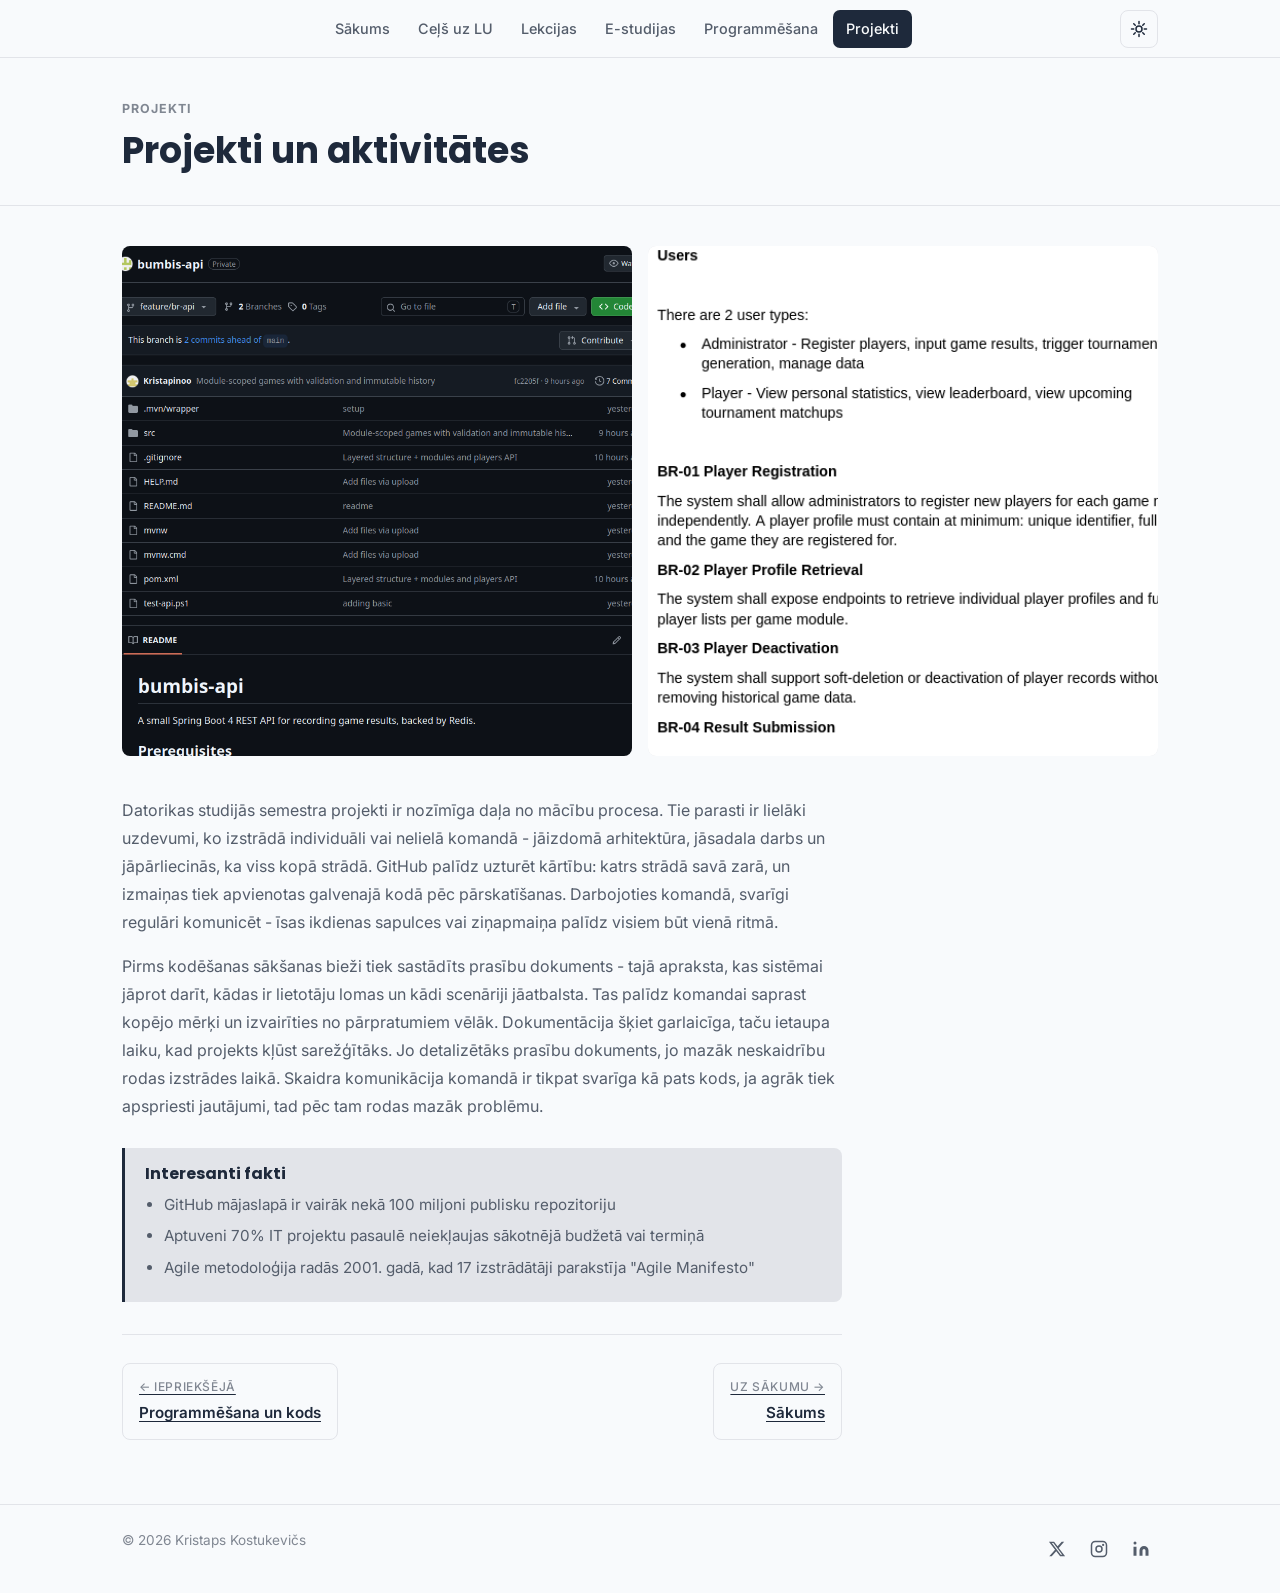
<file: projekti.html>
<!DOCTYPE html>
<html lang="lv" data-theme="light">
<head>
  <meta charset="UTF-8">
  <meta name="viewport" content="width=device-width, initial-scale=1.0">
  <title>Projekti un aktivitātes</title>
  <meta name="description" content="Piektdiena Datorikas nodaļas studenta nedēļā: komandas projekti, studentu aktivitātes, nedēļas noslēgums.">
  <meta name="author" content="Kristaps Kostukevičs">
  <link rel="icon" type="image/svg+xml" href="assets/favicon.svg">
  <link rel="stylesheet" href="css/style.css">
  <script src="js/main.js"></script>
</head>
<body>
  <a class="skip-link" href="#main">Pāriet uz galveno saturu</a>

  <header class="site-header">
    <nav class="nav" aria-label="Galvenā navigācija">
      <button class="nav-toggle" aria-label="Atvērt izvēlni" aria-expanded="false" aria-controls="primary-nav">
        <svg viewBox="0 0 24 24" fill="none" stroke="currentColor" stroke-width="2" stroke-linecap="round"><path d="M4 6h16M4 12h16M4 18h16"/></svg>
      </button>
      <ul class="nav-links" id="primary-nav">
        <li><a href="index.html">Sākums</a></li>
        <li><a href="cels.html">Ceļš uz LU</a></li>
        <li><a href="lekcijas.html">Lekcijas</a></li>
        <li><a href="estudijas.html">E-studijas</a></li>
        <li><a href="programmesana.html">Programmēšana</a></li>
        <li><a href="projekti.html" aria-current="page">Projekti</a></li>
      </ul>
      <button class="theme-toggle" aria-label="Ieslēgt tumšo režīmu" aria-pressed="false">
        <svg class="icon-sun" viewBox="0 0 24 24" fill="none" stroke="currentColor" stroke-width="2" stroke-linecap="round" aria-hidden="true"><circle cx="12" cy="12" r="4"/><path d="M12 2v3M12 19v3M2 12h3M19 12h3M5 5l2 2M17 17l2 2M19 5l-2 2M7 17l-2 2"/></svg>
        <svg class="icon-moon" viewBox="0 0 24 24" fill="currentColor" aria-hidden="true"><path d="M21 12.8A9 9 0 1 1 11.2 3a7 7 0 0 0 9.8 9.8z"/></svg>
      </button>
    </nav>
  </header>

  <main id="main">
    <div class="page-header">
      <div class="container">
        <span class="page-label">Projekti</span>
        <h1>Projekti un aktivitātes</h1>
      </div>
    </div>

    <div class="page-body">
      <div class="container">

        <div class="images-row">
          <figure class="img-slot" aria-label="GitHub repozitorijs bumbis-api">
            <img src="assets/projekti-1.png" alt="GitHub repozitorijs bumbis-api - Spring Boot REST API spēļu rezultātu glabāšanai">
          </figure>
          <figure class="img-slot" aria-label="Projekta prasību dokuments ar biznesa prasībām">
            <img src="assets/projekti-2.png" alt="Projekta prasību dokuments ar biznesa prasībām spēlētāju pārvaldībai un rezultātu iesniegšanai">
          </figure>
        </div>

        <article class="article-text">
          <p>Datorikas studijās semestra projekti ir nozīmīga daļa no mācību procesa. Tie parasti ir lielāki uzdevumi, ko izstrādā individuāli vai nelielā komandā - jāizdomā arhitektūra, jāsadala darbs un jāpārliecinās, ka viss kopā strādā. GitHub palīdz uzturēt kārtību: katrs strādā savā zarā, un izmaiņas tiek apvienotas galvenajā kodā pēc pārskatīšanas. Darbojoties komandā, svarīgi regulāri komunicēt - īsas ikdienas sapulces vai ziņapmaiņa palīdz visiem būt vienā ritmā.</p>

          <p>Pirms kodēšanas sākšanas bieži tiek sastādīts prasību dokuments - tajā apraksta, kas sistēmai jāprot darīt, kādas ir lietotāju lomas un kādi scenāriji jāatbalsta. Tas palīdz komandai saprast kopējo mērķi un izvairīties no pārpratumiem vēlāk. Dokumentācija šķiet garlaicīga, taču ietaupa laiku, kad projekts kļūst sarežģītāks. Jo detalizētāks prasību dokuments, jo mazāk neskaidrību rodas izstrādes laikā. Skaidra komunikācija komandā ir tikpat svarīga kā pats kods, ja agrāk tiek apspriesti jautājumi, tad pēc tam rodas mazāk problēmu.</p>

          <div class="fact-box">
            <h3>Interesanti fakti</h3>
            <ul>
              <li>GitHub mājaslapā ir vairāk nekā 100 miljoni publisku repozitoriju</li>
              <li>Aptuveni 70% IT projektu pasaulē neiekļaujas sākotnējā budžetā vai termiņā</li>
              <li>Agile metodoloģija radās 2001. gadā, kad 17 izstrādātāji parakstīja "Agile Manifesto"</li>
            </ul>
          </div>

          <nav class="pager" aria-label="Pārvietošanās starp sadaļām">
            <a class="pager-link prev" href="programmesana.html">
              <span class="pager-label">← Iepriekšējā</span>
              <span class="pager-title">Programmēšana un kods</span>
            </a>
            <a class="pager-link next" href="index.html">
              <span class="pager-label">Uz sākumu →</span>
              <span class="pager-title">Sākums</span>
            </a>
          </nav>
        </article>

      </div>
    </div>
  </main>

  <footer class="site-footer">
    <div class="container footer-inner">
      <p class="footer-copy">© 2026 Kristaps Kostukevičs</p>
      <nav class="social-icons" aria-label="Sociālie tīkli">
        <a href="https://x.com/kristapinoooooo" target="_blank" rel="noopener" aria-label="X (Twitter)">
          <svg viewBox="0 0 24 24" fill="currentColor" aria-hidden="true"><path d="M18.244 2.25h3.308l-7.227 8.26 8.502 11.24H16.17l-5.214-6.817L4.99 21.75H1.68l7.73-8.835L1.254 2.25H8.08l4.713 6.231zm-1.161 17.52h1.833L7.084 4.126H5.117z"/></svg>
        </a>
        <a href="https://www.instagram.com/kristapinooo" target="_blank" rel="noopener" aria-label="Instagram">
          <svg viewBox="0 0 24 24" fill="none" stroke="currentColor" stroke-width="2" stroke-linecap="round" stroke-linejoin="round" aria-hidden="true"><rect x="2" y="2" width="20" height="20" rx="5"/><circle cx="12" cy="12" r="4"/><circle cx="17.5" cy="6.5" r="1.5" fill="currentColor" stroke="none"/></svg>
        </a>
        <a href="https://www.linkedin.com/in/kristaps-kostukevi%C4%8Ds-b44981300?trk=blended-typeahead" target="_blank" rel="noopener" aria-label="LinkedIn">
          <svg viewBox="0 0 24 24" fill="currentColor" aria-hidden="true"><path d="M16 8a6 6 0 0 1 6 6v7h-4v-7a2 2 0 0 0-4 0v7h-4v-7a6 6 0 0 1 6-6z"/><rect x="2" y="9" width="4" height="12"/><circle cx="4" cy="4" r="2"/></svg>
        </a>
      </nav>
    </div>
  </footer>
</body>
</html>
</file>
<file: css/style.css>
/* ==========================================================================
   Viena darba nedēļa Datorikas nodaļas studenta dzīvē
   Autors: Kristaps Kostukevičs
   ========================================================================== */

@import url('https://fonts.googleapis.com/css2?family=Poppins:wght@400;600;700&family=Inter:wght@400;500;600&display=swap');

/* ── Krāsas: gaišais režīms ── */
:root {
  --bg:       #F8FAFC;
  --surface:  #E2E4E9;
  --text:     #1E293B;
  --text-2:   #545D6B;
  --text-3:   #808792;
  --border:   #E2E4E9;
  --maxw:     1100px;
}

/* ── Krāsas: tumšais režīms ── */
[data-theme="dark"] {
  --bg:       #0B0F19;
  --surface:  #1F2937;
  --text:     #E2E8F0;
  --text-2:   #8C919A;
  --text-3:   #767C84;
  --border:   #1F2937;
}

/* ── Pamats ── */
*, *::before, *::after { box-sizing: border-box; }

html { scroll-behavior: smooth; }

body {
  margin: 0;
  font-family: 'Inter', system-ui, sans-serif;
  font-size: 16px;
  line-height: 1.75;
  background: var(--bg);
  color: var(--text);
  transition: background 0.25s ease, color 0.25s ease;
  overflow-x: hidden;
}

h1, h2, h3 {
  font-family: 'Poppins', sans-serif;
  line-height: 1.25;
  color: var(--text);
  margin: 0;
}

h1 { font-size: 36px; }
h2 { font-size: 28px; }
h3 { font-size: 22px; }

p { margin: 0 0 1rem; color: var(--text-2); }

a { color: var(--text); text-underline-offset: 3px; }
a:hover { opacity: 0.7; }

img { max-width: 100%; height: auto; display: block; }

.container {
  width: 100%;
  max-width: var(--maxw);
  margin: 0 auto;
  padding: 0 2rem;
}

/* Pieejamība */
.skip-link {
  position: absolute; left: -999px; top: 0;
  background: var(--text); color: var(--bg);
  padding: 0.6rem 1rem; z-index: 999; border-radius: 0 0 6px 0;
  font-family: 'Inter', sans-serif;
}
.skip-link:focus { left: 0; }

a:focus-visible, button:focus-visible {
  outline: 2px solid var(--text);
  outline-offset: 3px;
  border-radius: 4px;
}

/* ==========================================================================
   NAVIGĀCIJA
   ========================================================================== */

.site-header {
  position: sticky;
  top: 0;
  z-index: 100;
  background: var(--bg);
  border-bottom: 1px solid var(--border);
}

.nav {
  max-width: var(--maxw);
  margin: 0 auto;
  padding: 0.6rem 2rem;
  display: flex;
  align-items: center;
  justify-content: space-between;
  gap: 0.5rem;
}

.nav-links {
  display: flex;
  align-items: center;
  justify-content: center;
  gap: 0.15rem;
  list-style: none;
  margin: 0;
  padding: 0;
  flex: 1;
}

.nav-links a {
  display: inline-block;
  padding: 0.4rem 0.8rem;
  border-radius: 7px;
  font-size: 0.9rem;
  font-weight: 500;
  text-decoration: none;
  color: var(--text-2);
  transition: color 0.15s;
}

.nav-links a:hover { color: var(--text); opacity: 1; }

.nav-links a[aria-current="page"] {
  background: var(--text);
  color: var(--bg);
}

/* Tumšā/gaišā režīma poga */
.theme-toggle {
  width: 38px;
  height: 38px;
  border: 1px solid var(--border);
  background: transparent;
  color: var(--text);
  border-radius: 8px;
  cursor: pointer;
  display: inline-flex;
  align-items: center;
  justify-content: center;
  flex-shrink: 0;
  transition: background 0.15s;
}
.theme-toggle:hover { background: var(--surface); opacity: 1; }
.theme-toggle svg { width: 18px; height: 18px; }

.icon-moon { display: none; }
[data-theme="dark"] .icon-sun  { display: none; }
[data-theme="dark"] .icon-moon { display: block; }

/* Hamburger (mobilā) */
.nav-toggle {
  display: none;
  width: 38px; height: 38px;
  border: 1px solid var(--border);
  background: transparent;
  color: var(--text);
  border-radius: 8px;
  cursor: pointer;
  align-items: center;
  justify-content: center;
}
.nav-toggle svg { width: 20px; height: 20px; }

/* ==========================================================================
   ATTĒLU VIETASTURA
   ========================================================================== */

.img-slot {
  margin: 0;
  background: var(--surface);
  border-radius: 8px;
  overflow: hidden;
  position: relative;
}


/* Ja attēls ir ievietots — aizpilda slotu */
.img-slot img {
  position: relative;
  z-index: 1;
  width: 100%;
  height: 100%;
  object-fit: cover;
  display: block;
}

/* ==========================================================================
   SĀKUMLAPA — HERO
   ========================================================================== */

.hero {
  position: relative;
  width: 100%;
  overflow: hidden;
}

.hero .img-slot {
  width: 100%;
  aspect-ratio: 2 / 1;
  border-radius: 0;
}

.hero-overlay {
  position: absolute;
  inset: 0;
  display: flex;
  flex-direction: column;
  align-items: center;
  justify-content: center;
  text-align: center;
  padding: 2rem;
  z-index: 2;
  background: rgba(255, 255, 255, 0.55);
}

[data-theme="dark"] .hero-overlay {
  background: rgba(0, 0, 0, 0.55);
}

.hero-overlay h1 {
  font-size: clamp(28px, 4vw, 48px);
  max-width: 16ch;
  line-height: 1.2;
  color: var(--text);
}

.hero-overlay p {
  font-size: 1rem;
  color: var(--text-2);
  max-width: 42ch;
  margin-top: 0.75rem;
  margin-bottom: 0;
}

/* ==========================================================================
   SĀKUMLAPA — SATURS
   ========================================================================== */

.page-section {
  padding: 3rem 0;
}

.section-title {
  margin-bottom: 0.5rem;
}

.section-body {
  max-width: 680px;
  margin-top: 1rem;
}

/* Nodaļas saite (3. metode) */
.dept-link {
  font-size: 0.85rem;
  color: var(--text-3);
  margin: 1.5rem 0 0.25rem;
}
.dept-link a {
  color: var(--text-2);
  font-weight: 500;
}

/* Dienu saraksts navigācijai */
.day-list {
  list-style: none;
  margin: 1.5rem 0 0;
  padding: 0;
  display: flex;
  flex-direction: column;
  gap: 0.4rem;
}

.day-list li a {
  display: flex;
  align-items: baseline;
  gap: 0.6rem;
  text-decoration: none;
  color: var(--text);
  font-weight: 500;
  padding: 0.5rem 0;
  border-bottom: 1px solid var(--border);
}

.day-list li a:hover { opacity: 0.7; }

.day-list .day-num {
  font-size: 0.78rem;
  font-weight: 600;
  letter-spacing: 0.06em;
  text-transform: uppercase;
  color: var(--text-3);
  min-width: 140px;
  flex-shrink: 0;
}

.day-list .day-name { color: var(--text); }
.day-list .day-desc { color: var(--text-3); font-size: 0.9rem; }

/* Par autoru (sākumlapa) */
.author-note {
  padding: 2rem 0;
  border-top: 1px solid var(--border);
}

.author-note p {
  margin: 0;
  color: var(--text-3);
  font-size: 0.9rem;
}

.author-note strong { color: var(--text); }

/* ==========================================================================
   DIENAS LAPAS (Pirmdiena … Piektdiena)
   ========================================================================== */

.page-header {
  padding: 2.5rem 0 2rem;
  border-bottom: 1px solid var(--border);
}

.page-label {
  display: block;
  font-size: 0.78rem;
  font-weight: 700;
  letter-spacing: 0.08em;
  text-transform: uppercase;
  color: var(--text-3);
  margin-bottom: 0.5rem;
}

.page-header h1 { margin-top: 0.25rem; }

.page-body {
  padding: 2.5rem 0 3rem;
}

/* Divi attēli blakus */
.images-row {
  display: grid;
  grid-template-columns: 1fr 1fr;
  gap: 1rem;
  margin-bottom: 2.5rem;
}

.images-row .img-slot {
  aspect-ratio: 1 / 1;
}

/* Raksta teksts */
.article-text { max-width: 720px; }

.article-text p { color: var(--text-2); }

.article-text strong { color: var(--text); }

.article-text a {
  font-weight: 500;
  text-decoration: underline;
}

/* Faktu bloks */
.fact-box {
  background: var(--surface);
  border-left: 3px solid var(--text);
  border-radius: 0 8px 8px 0;
  padding: 1rem 1.25rem;
  margin: 1.75rem 0;
}

.fact-box h3 {
  font-size: 1rem;
  margin-bottom: 0.5rem;
}

.fact-box ul {
  margin: 0;
  padding-left: 1.2rem;
}

.fact-box li {
  color: var(--text-2);
  margin-bottom: 0.3rem;
  font-size: 0.95rem;
}

/* Pārvietošanās starp lapām */
.pager {
  display: flex;
  justify-content: space-between;
  gap: 1rem;
  border-top: 1px solid var(--border);
  padding-top: 1.75rem;
  margin-top: 2rem;
  flex-wrap: wrap;
}

.pager-link {
  display: flex;
  flex-direction: column;
  gap: 0.2rem;
  text-decoration: none;
  padding: 0.75rem 1rem;
  border: 1px solid var(--border);
  border-radius: 8px;
  background: transparent;
  max-width: 48%;
  transition: border-color 0.15s;
}

.pager-link:hover { border-color: var(--text); opacity: 1; }

.pager-link.next { text-align: right; margin-left: auto; }

.pager-label {
  font-size: 0.75rem;
  text-transform: uppercase;
  letter-spacing: 0.05em;
  color: var(--text-3);
}

.pager-title {
  font-weight: 600;
  font-size: 0.95rem;
  color: var(--text);
}

/* ==========================================================================
   KĀJENE
   ========================================================================== */

.site-footer {
  border-top: 1px solid var(--border);
  background: var(--bg);
  padding: 1.5rem 0;
  margin-top: 1rem;
}

.footer-inner {
  display: flex;
  align-items: center;
  justify-content: space-between;
  flex-wrap: wrap;
  gap: 1rem;
}

.footer-copy {
  font-size: 0.85rem;
  color: var(--text-3);
}

.social-icons {
  display: flex;
  gap: 0.5rem;
  align-items: center;
}

.social-icons a {
  width: 34px;
  height: 34px;
  display: inline-flex;
  align-items: center;
  justify-content: center;
  color: var(--text-2);
  border-radius: 6px;
  text-decoration: none;
  transition: color 0.15s, background 0.15s;
}

.social-icons a:hover { color: var(--text); background: var(--surface); opacity: 1; }

.social-icons svg { width: 18px; height: 18px; }

/* ==========================================================================
   RESPONSĪVUMS
   ========================================================================== */

@media (max-width: 860px) {
  .nav-links {
    position: absolute;
    top: 100%;
    left: 0;
    right: 0;
    flex-direction: column;
    align-items: stretch;
    gap: 0;
    background: var(--bg);
    border-bottom: 1px solid var(--border);
    padding: 0.5rem 1rem 1rem;
    opacity: 0;
    visibility: hidden;
    transform: translateY(-4px);
    transition: transform 0.2s ease, opacity 0.2s ease, visibility 0s linear 0.2s;
    z-index: 99;
  }
  .nav-links.open {
    opacity: 1;
    visibility: visible;
    transform: translateY(0);
    transition: transform 0.2s ease, opacity 0.2s ease, visibility 0s;
  }
  .nav-links a { padding: 0.7rem 0.9rem; }
  .nav-toggle { display: inline-flex; }

  .hero .img-slot { aspect-ratio: 4 / 3; }
}

@media (max-width: 600px) {
  .container { padding: 0 1rem; }
  .nav { padding: 0.6rem 1rem; }

  .images-row { grid-template-columns: 1fr; }

  .pager-link { max-width: 100%; }
  .pager { flex-direction: column; }
  .pager-link.next { margin-left: 0; text-align: left; }

  .footer-inner { flex-direction: column; align-items: flex-start; }

  .day-list li a {
    flex-direction: column;
    align-items: flex-start;
    gap: 0.1rem;
  }

  .day-list .day-num { min-width: unset; }
}

@media (prefers-reduced-motion: reduce) {
  *, *::before, *::after {
    transition: none !important;
    animation: none !important;
    scroll-behavior: auto !important;
  }
}
</file>
